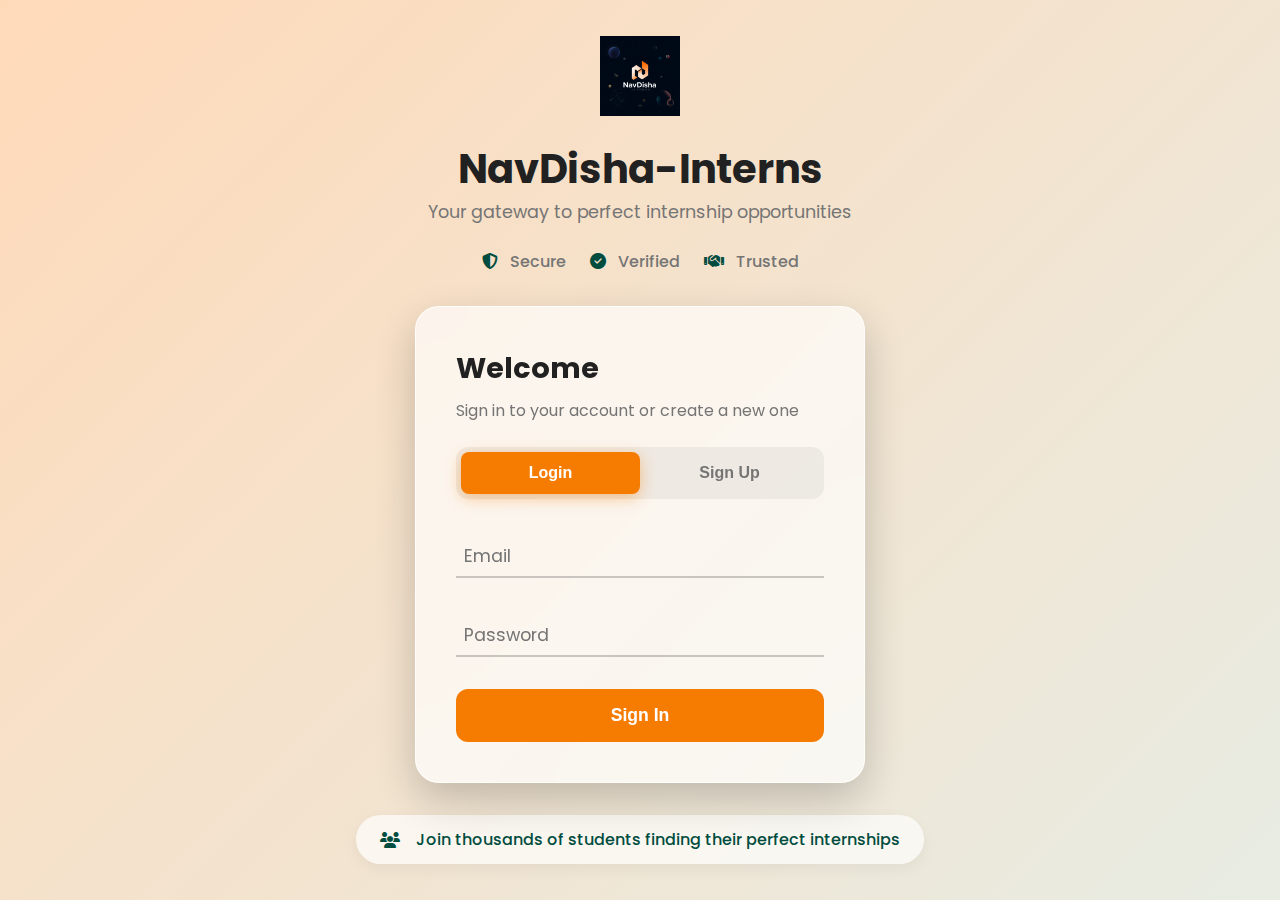
<file: templates/index.html>
<!DOCTYPE html>
<html lang="en">
<head>
    <meta charset="UTF-8">
    <meta name="viewport" content="width=device-width, initial-scale=1.0">
    <title>Navdisha Interns - Welcome</title>

    <link rel="preconnect" href="https://fonts.googleapis.com">
    <link rel="preconnect" href="https://fonts.gstatic.com" crossorigin>
    <link href="https://fonts.googleapis.com/css2?family=Poppins:wght@400;500;600;700;800&display=swap" rel="stylesheet">

    <link rel="stylesheet" href="https://cdnjs.cloudflare.com/ajax/libs/font-awesome/6.5.2/css/all.min.css">

    <link rel="stylesheet" href="/static/css/home.css">
</head>
<body>

    <div class="container">
        <main class="content">
            <div class="branding">
                <img src="/static/img/logo.png" alt="Navdisha Interns Logo" class="logo">
                <h1>NavDisha-Interns</h1>
                <p class="tagline">Your gateway to perfect internship opportunities</p>

                <div class="trust-badges">
                    <span><i class="fas fa-shield-halved"></i> Secure</span>
                    <span><i class="fas fa-check-circle"></i> Verified</span>
                    <span><i class="fas fa-handshake"></i> Trusted</span>
                </div>
            </div>

            <div class="login-card">
                <h2>Welcome</h2>
                <p class="card-subtitle">Sign in to your account or create a new one</p>

                <div class="auth-toggle">
                    <button class="toggle-btn active">Login</button>
                    <button class="toggle-btn">Sign Up</button>
                </div>

                <form class="login-form">
                    <div class="input-group">
                        <input type="email" id="email" name="email" placeholder=" " required>
                        <label for="email">Email</label>
                    </div>
                    <div class="input-group">
                        <input type="password" id="password" name="password" placeholder=" " required>
                        <label for="password">Password</label>
                    </div>
                    <button type="submit" class="signin-btn">Sign In</button>
                </form>
            </div>

            <div class="info-section">
                <i class="fas fa-users"></i>
                <p>Join thousands of students finding their perfect internships</p>
            </div>
        </main>
    </div>

    <!-- Include authentication JavaScript -->
    <script src="/static/js/auth.js"></script>
</body>
</html>
</file>
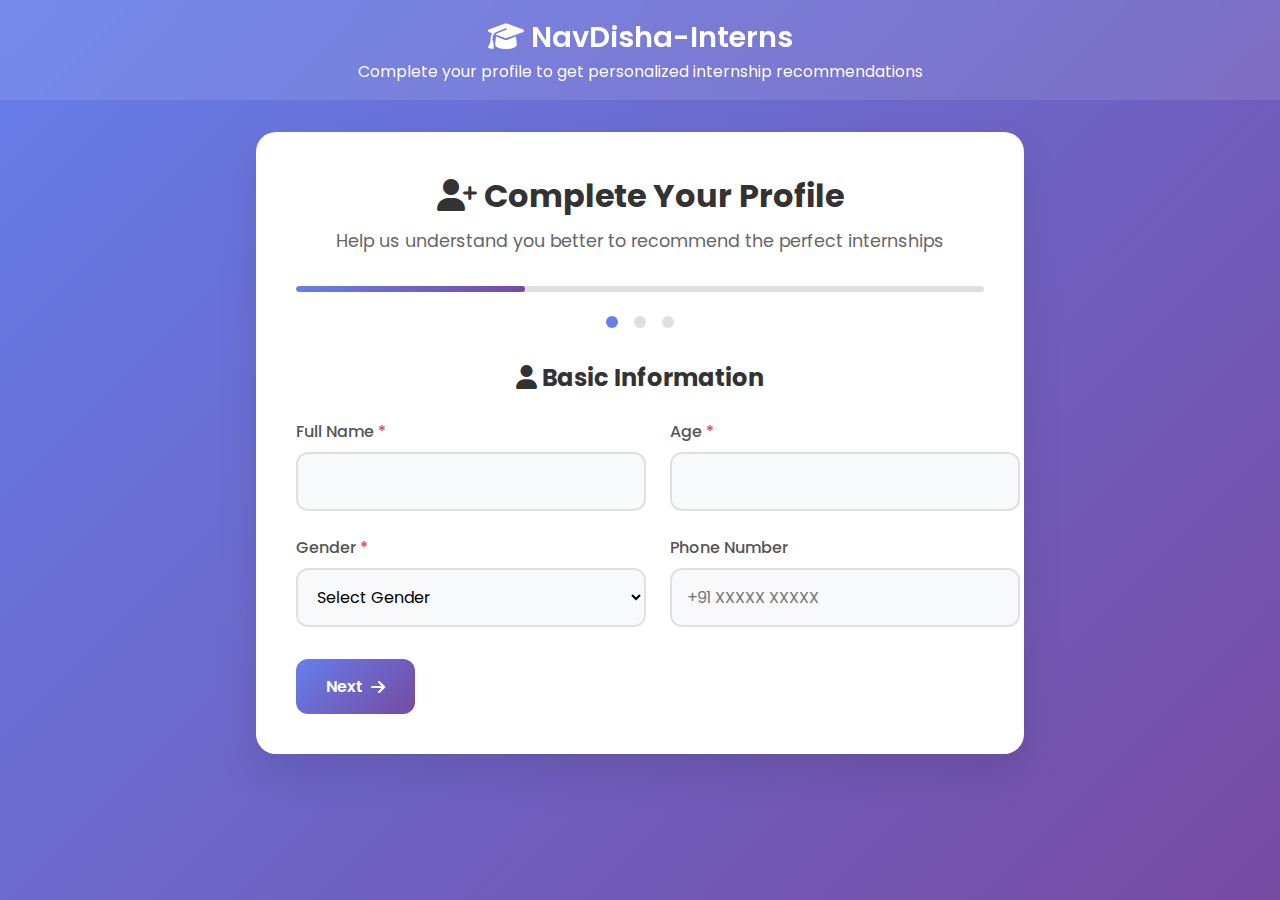
<file: templates/complete_profile.html>
<!DOCTYPE html>
<html lang="en">
<head>
    <meta charset="UTF-8">
    <meta name="viewport" content="width=device-width, initial-scale=1.0">
    <title>Complete Your Profile - NavDisha Interns</title>
    <link rel="preconnect" href="https://fonts.googleapis.com">
    <link rel="preconnect" href="https://fonts.gstatic.com" crossorigin>
    <link href="https://fonts.googleapis.com/css2?family=Poppins:wght@300;400;500;600;700&display=swap" rel="stylesheet">
    <link rel="stylesheet" href="https://cdnjs.cloudflare.com/ajax/libs/font-awesome/6.5.2/css/all.min.css">
    <style>
        * {
            margin: 0;
            padding: 0;
            box-sizing: border-box;
        }

        body {
            font-family: 'Poppins', sans-serif;
            background: linear-gradient(135deg, #667eea 0%, #764ba2 100%);
            min-height: 100vh;
            color: #333;
        }

        .header {
            background: rgba(255, 255, 255, 0.1);
            backdrop-filter: blur(10px);
            padding: 1rem 2rem;
            color: white;
            text-align: center;
        }

        .header h1 {
            font-size: 1.8rem;
            font-weight: 600;
        }

        .container {
            max-width: 800px;
            margin: 2rem auto;
            padding: 0 1rem;
        }

        .form-card {
            background: white;
            border-radius: 20px;
            padding: 2.5rem;
            box-shadow: 0 20px 40px rgba(0, 0, 0, 0.1);
            margin-bottom: 2rem;
        }

        .form-header {
            text-align: center;
            margin-bottom: 2rem;
        }

        .form-header h2 {
            color: #333;
            margin-bottom: 0.5rem;
            font-size: 2rem;
        }

        .form-header p {
            color: #666;
            font-size: 1.1rem;
        }

        .progress-bar {
            width: 100%;
            height: 6px;
            background: #e0e0e0;
            border-radius: 10px;
            margin: 1.5rem 0;
            overflow: hidden;
        }

        .progress-fill {
            height: 100%;
            background: linear-gradient(90deg, #667eea, #764ba2);
            border-radius: 10px;
            transition: width 0.3s ease;
            width: 0%;
        }

        .form-step {
            display: none;
        }

        .form-step.active {
            display: block;
        }

        .step-title {
            font-size: 1.5rem;
            color: #333;
            margin-bottom: 1.5rem;
            text-align: center;
        }

        .form-grid {
            display: grid;
            grid-template-columns: 1fr 1fr;
            gap: 1.5rem;
            margin-bottom: 2rem;
        }

        .form-group {
            display: flex;
            flex-direction: column;
        }

        .form-group.full-width {
            grid-column: 1 / -1;
        }

        .form-group label {
            font-weight: 500;
            margin-bottom: 0.5rem;
            color: #555;
            font-size: 1rem;
        }

        .required {
            color: #e74c3c;
        }

        .form-group input,
        .form-group select,
        .form-group textarea {
            padding: 15px;
            border: 2px solid #e0e0e0;
            border-radius: 12px;
            font-size: 1rem;
            font-family: inherit;
            transition: all 0.3s ease;
            background: #f8f9fa;
        }

        .form-group input:focus,
        .form-group select:focus,
        .form-group textarea:focus {
            outline: none;
            border-color: #667eea;
            background: white;
            box-shadow: 0 0 0 3px rgba(102, 126, 234, 0.1);
        }

        .checkbox-group {
            display: grid;
            grid-template-columns: repeat(auto-fit, minmax(200px, 1fr));
            gap: 1rem;
            margin-top: 1rem;
        }

        .checkbox-item {
            display: flex;
            align-items: center;
            padding: 0.75rem;
            border: 2px solid #e0e0e0;
            border-radius: 10px;
            cursor: pointer;
            transition: all 0.3s ease;
            background: #f8f9fa;
        }

        .checkbox-item:hover {
            border-color: #667eea;
            background: white;
        }

        .checkbox-item.selected {
            border-color: #667eea;
            background: linear-gradient(135deg, #667eea 0%, #764ba2 100%);
            color: white;
        }

        .checkbox-item input {
            display: none;
        }

        .checkbox-item i {
            margin-right: 0.5rem;
            font-size: 1.2rem;
        }

        .button-group {
            display: flex;
            justify-content: space-between;
            gap: 1rem;
            margin-top: 2rem;
        }

        .btn {
            padding: 15px 30px;
            border: none;
            border-radius: 12px;
            font-size: 1rem;
            font-weight: 600;
            cursor: pointer;
            transition: all 0.3s ease;
            text-decoration: none;
            display: inline-flex;
            align-items: center;
            gap: 0.5rem;
            font-family: inherit;
        }

        .btn-primary {
            background: linear-gradient(135deg, #667eea 0%, #764ba2 100%);
            color: white;
        }

        .btn-primary:hover {
            transform: translateY(-2px);
            box-shadow: 0 8px 20px rgba(102, 126, 234, 0.3);
        }

        .btn-secondary {
            background: #f8f9fa;
            color: #666;
            border: 2px solid #e0e0e0;
        }

        .btn-secondary:hover {
            background: #e9ecef;
            border-color: #dee2e6;
        }

        .btn:disabled {
            opacity: 0.6;
            cursor: not-allowed;
            transform: none !important;
        }

        .message {
            padding: 1rem;
            border-radius: 10px;
            margin-bottom: 1rem;
            text-align: center;
            font-weight: 500;
        }

        .message.success {
            background: #d4edda;
            color: #155724;
            border: 1px solid #c3e6cb;
        }

        .message.error {
            background: #f8d7da;
            color: #721c24;
            border: 1px solid #f5c6cb;
        }

        @media (max-width: 768px) {
            .form-grid {
                grid-template-columns: 1fr;
            }

            .checkbox-group {
                grid-template-columns: 1fr;
            }

            .button-group {
                flex-direction: column;
            }

            .container {
                margin: 1rem auto;
                padding: 0 0.5rem;
            }

            .form-card {
                padding: 1.5rem;
            }
        }

        .step-indicator {
            display: flex;
            justify-content: center;
            margin-bottom: 2rem;
        }

        .step-dot {
            width: 12px;
            height: 12px;
            border-radius: 50%;
            background: #e0e0e0;
            margin: 0 0.5rem;
            transition: all 0.3s ease;
        }

        .step-dot.active {
            background: #667eea;
        }

        .step-dot.completed {
            background: #28a745;
        }
    </style>
</head>
<body>
    <header class="header">
        <h1><i class="fas fa-graduation-cap"></i> NavDisha-Interns</h1>
        <p>Complete your profile to get personalized internship recommendations</p>
    </header>

    <div class="container">
        <div class="form-card">
            <div class="form-header">
                <h2><i class="fas fa-user-plus"></i> Complete Your Profile</h2>
                <p>Help us understand you better to recommend the perfect internships</p>
            </div>

            <div class="progress-bar">
                <div class="progress-fill" id="progressFill"></div>
            </div>

            <div class="step-indicator">
                <div class="step-dot active" data-step="0"></div>
                <div class="step-dot" data-step="1"></div>
                <div class="step-dot" data-step="2"></div>
            </div>

            <div id="messageContainer"></div>

            <form id="profileForm">
                <!-- Step 1: Basic Information -->
                <div class="form-step active" data-step="0">
                    <h3 class="step-title"><i class="fas fa-user"></i> Basic Information</h3>
                    <div class="form-grid">
                        <div class="form-group">
                            <label for="name">Full Name <span class="required">*</span></label>
                            <input type="text" id="name" name="name" required>
                        </div>
                        <div class="form-group">
                            <label for="age">Age <span class="required">*</span></label>
                            <input type="number" id="age" name="age" min="16" max="30" required>
                        </div>
                        <div class="form-group">
                            <label for="gender">Gender <span class="required">*</span></label>
                            <select id="gender" name="gender" required>
                                <option value="">Select Gender</option>
                                <option value="Male">Male</option>
                                <option value="Female">Female</option>
                                <option value="Other">Other</option>
                            </select>
                        </div>
                        <div class="form-group">
                            <label for="phone">Phone Number</label>
                            <input type="tel" id="phone" name="phone" placeholder="+91 XXXXX XXXXX">
                        </div>
                    </div>
                </div>

                <!-- Step 2: Location & Education -->
                <div class="form-step" data-step="1">
                    <h3 class="step-title"><i class="fas fa-map-marker-alt"></i> Location & Education</h3>
                    <div class="form-grid">
                        <div class="form-group">
                            <label for="city">City <span class="required">*</span></label>
                            <input type="text" id="city" name="city" required>
                        </div>
                        <div class="form-group">
                            <label for="state">State <span class="required">*</span></label>
                            <select id="state" name="state" required>
                                <option value="">Select State</option>
                                <option value="Andhra Pradesh">Andhra Pradesh</option>
                                <option value="Arunachal Pradesh">Arunachal Pradesh</option>
                                <option value="Assam">Assam</option>
                                <option value="Bihar">Bihar</option>
                                <option value="Chhattisgarh">Chhattisgarh</option>
                                <option value="Goa">Goa</option>
                                <option value="Gujarat">Gujarat</option>
                                <option value="Haryana">Haryana</option>
                                <option value="Himachal Pradesh">Himachal Pradesh</option>
                                <option value="Jharkhand">Jharkhand</option>
                                <option value="Karnataka">Karnataka</option>
                                <option value="Kerala">Kerala</option>
                                <option value="Madhya Pradesh">Madhya Pradesh</option>
                                <option value="Maharashtra">Maharashtra</option>
                                <option value="Manipur">Manipur</option>
                                <option value="Meghalaya">Meghalaya</option>
                                <option value="Mizoram">Mizoram</option>
                                <option value="Nagaland">Nagaland</option>
                                <option value="Odisha">Odisha</option>
                                <option value="Punjab">Punjab</option>
                                <option value="Rajasthan">Rajasthan</option>
                                <option value="Sikkim">Sikkim</option>
                                <option value="Tamil Nadu">Tamil Nadu</option>
                                <option value="Telangana">Telangana</option>
                                <option value="Tripura">Tripura</option>
                                <option value="Uttar Pradesh">Uttar Pradesh</option>
                                <option value="Uttarakhand">Uttarakhand</option>
                                <option value="West Bengal">West Bengal</option>
                                <option value="Delhi">Delhi</option>
                            </select>
                        </div>
                        <div class="form-group">
                            <label for="education">Education Level <span class="required">*</span></label>
                            <select id="education" name="education" required>
                                <option value="">Select Education Level</option>
                                <option value="10th">10th Grade</option>
                                <option value="12th">12th Grade</option>
                                <option value="Diploma">Diploma</option>
                                <option value="Bachelor's">Bachelor's Degree</option>
                                <option value="Master's">Master's Degree</option>
                            </select>
                        </div>
                        <div class="form-group">
                            <label for="college">College/Institution</label>
                            <input type="text" id="college" name="college">
                        </div>
                    </div>
                </div>

                <!-- Step 3: Skills & Interests -->
                <div class="form-step" data-step="2">
                    <h3 class="step-title"><i class="fas fa-star"></i> Skills & Interests</h3>
                    <div class="form-group full-width">
                        <label for="skills">Skills (comma-separated)</label>
                        <textarea id="skills" name="skills" rows="3" placeholder="e.g., Python, Data Analysis, Communication, Leadership, Digital Marketing"></textarea>
                    </div>

                    <div class="form-group full-width">
                        <label>Preferred Internship Sectors <span class="required">*</span></label>
                        <div class="checkbox-group" id="sectorsGroup">
                            <div class="checkbox-item" data-value="Technology">
                                <input type="checkbox" name="interests" value="Technology">
                                <i class="fas fa-laptop-code"></i>
                                Technology
                            </div>
                            <div class="checkbox-item" data-value="Finance">
                                <input type="checkbox" name="interests" value="Finance">
                                <i class="fas fa-chart-line"></i>
                                Finance
                            </div>
                            <div class="checkbox-item" data-value="Marketing">
                                <input type="checkbox" name="interests" value="Marketing">
                                <i class="fas fa-bullhorn"></i>
                                Marketing
                            </div>
                            <div class="checkbox-item" data-value="Healthcare">
                                <input type="checkbox" name="interests" value="Healthcare">
                                <i class="fas fa-heartbeat"></i>
                                Healthcare
                            </div>
                            <div class="checkbox-item" data-value="Education">
                                <input type="checkbox" name="interests" value="Education">
                                <i class="fas fa-graduation-cap"></i>
                                Education
                            </div>
                            <div class="checkbox-item" data-value="Design">
                                <input type="checkbox" name="interests" value="Design">
                                <i class="fas fa-paint-brush"></i>
                                Design
                            </div>
                            <div class="checkbox-item" data-value="Sales">
                                <input type="checkbox" name="interests" value="Sales">
                                <i class="fas fa-handshake"></i>
                                Sales
                            </div>
                            <div class="checkbox-item" data-value="Content Writing">
                                <input type="checkbox" name="interests" value="Content Writing">
                                <i class="fas fa-pen"></i>
                                Content Writing
                            </div>
                        </div>
                    </div>

                    <div class="form-group">
                        <label for="experience">Previous Experience (Optional)</label>
                        <textarea id="experience" name="experience" rows="3" placeholder="Brief description of any work experience, projects, or achievements"></textarea>
                    </div>
                </div>

                <div class="button-group">
                    <button type="button" class="btn btn-secondary" id="prevBtn" onclick="changeStep(-1)" style="display: none;">
                        <i class="fas fa-arrow-left"></i> Previous
                    </button>
                    <button type="button" class="btn btn-primary" id="nextBtn" onclick="changeStep(1)">
                        Next <i class="fas fa-arrow-right"></i>
                    </button>
                    <button type="submit" class="btn btn-primary" id="submitBtn" style="display: none;">
                        <i class="fas fa-check"></i> Complete Profile
                    </button>
                </div>
            </form>
        </div>
    </div>

    <script>
        let currentStep = 0;
        const totalSteps = 3;

        // Initialize form
        document.addEventListener('DOMContentLoaded', function() {
            updateStepDisplay();
            setupCheckboxes();
        });

        function setupCheckboxes() {
            const checkboxItems = document.querySelectorAll('.checkbox-item');
            checkboxItems.forEach(item => {
                item.addEventListener('click', function() {
                    const checkbox = this.querySelector('input[type="checkbox"]');
                    checkbox.checked = !checkbox.checked;
                    
                    if (checkbox.checked) {
                        this.classList.add('selected');
                    } else {
                        this.classList.remove('selected');
                    }
                });
            });
        }

        function changeStep(direction) {
            if (direction === 1 && !validateCurrentStep()) {
                return;
            }

            currentStep += direction;
            if (currentStep < 0) currentStep = 0;
            if (currentStep >= totalSteps) currentStep = totalSteps - 1;

            updateStepDisplay();
        }

        function updateStepDisplay() {
            // Update progress bar
            const progress = ((currentStep + 1) / totalSteps) * 100;
            document.getElementById('progressFill').style.width = progress + '%';

            // Update step indicators
            const stepDots = document.querySelectorAll('.step-dot');
            stepDots.forEach((dot, index) => {
                dot.classList.remove('active', 'completed');
                if (index < currentStep) {
                    dot.classList.add('completed');
                } else if (index === currentStep) {
                    dot.classList.add('active');
                }
            });

            // Show/hide form steps
            const formSteps = document.querySelectorAll('.form-step');
            formSteps.forEach((step, index) => {
                step.classList.remove('active');
                if (index === currentStep) {
                    step.classList.add('active');
                }
            });

            // Update buttons
            const prevBtn = document.getElementById('prevBtn');
            const nextBtn = document.getElementById('nextBtn');
            const submitBtn = document.getElementById('submitBtn');

            prevBtn.style.display = currentStep > 0 ? 'inline-flex' : 'none';
            
            if (currentStep === totalSteps - 1) {
                nextBtn.style.display = 'none';
                submitBtn.style.display = 'inline-flex';
            } else {
                nextBtn.style.display = 'inline-flex';
                submitBtn.style.display = 'none';
            }
        }

        function validateCurrentStep() {
            const currentStepElement = document.querySelector(`.form-step[data-step="${currentStep}"]`);
            const requiredFields = currentStepElement.querySelectorAll('[required]');
            
            for (let field of requiredFields) {
                if (!field.value.trim()) {
                    field.focus();
                    showMessage('Please fill in all required fields', 'error');
                    return false;
                }
            }

            // Special validation for interests in step 2
            if (currentStep === 2) {
                const selectedInterests = document.querySelectorAll('input[name="interests"]:checked');
                if (selectedInterests.length === 0) {
                    showMessage('Please select at least one sector of interest', 'error');
                    return false;
                }
            }

            return true;
        }

        function showMessage(message, type) {
            const messageContainer = document.getElementById('messageContainer');
            messageContainer.innerHTML = `<div class="message ${type}">${message}</div>`;
            
            setTimeout(() => {
                messageContainer.innerHTML = '';
            }, 5000);
        }

        // Form submission
        document.getElementById('profileForm').addEventListener('submit', async function(e) {
            e.preventDefault();
            
            if (!validateCurrentStep()) {
                return;
            }

            const submitBtn = document.getElementById('submitBtn');
            const originalText = submitBtn.innerHTML;
            
            try {
                submitBtn.disabled = true;
                submitBtn.innerHTML = '<i class="fas fa-spinner fa-spin"></i> Completing Profile...';
                
                const formData = new FormData(e.target);
                const data = Object.fromEntries(formData);
                
                // Collect selected interests
                const selectedInterests = Array.from(document.querySelectorAll('input[name="interests"]:checked'))
                    .map(cb => cb.value);
                data.interests = selectedInterests.join(', ');
                
                const response = await fetch('/submit-profile', {
                    method: 'POST',
                    headers: {
                        'Content-Type': 'application/json',
                    },
                    body: JSON.stringify(data)
                });
                
                const result = await response.json();
                
                if (result.success) {
                    showMessage(result.message, 'success');
                    setTimeout(() => {
                        window.location.href = result.redirect;
                    }, 1500);
                } else {
                    showMessage(result.message, 'error');
                }
            } catch (error) {
                showMessage('Failed to complete profile. Please try again.', 'error');
            } finally {
                submitBtn.disabled = false;
                submitBtn.innerHTML = originalText;
            }
        });
    </script>
</body>
</html>
</file>
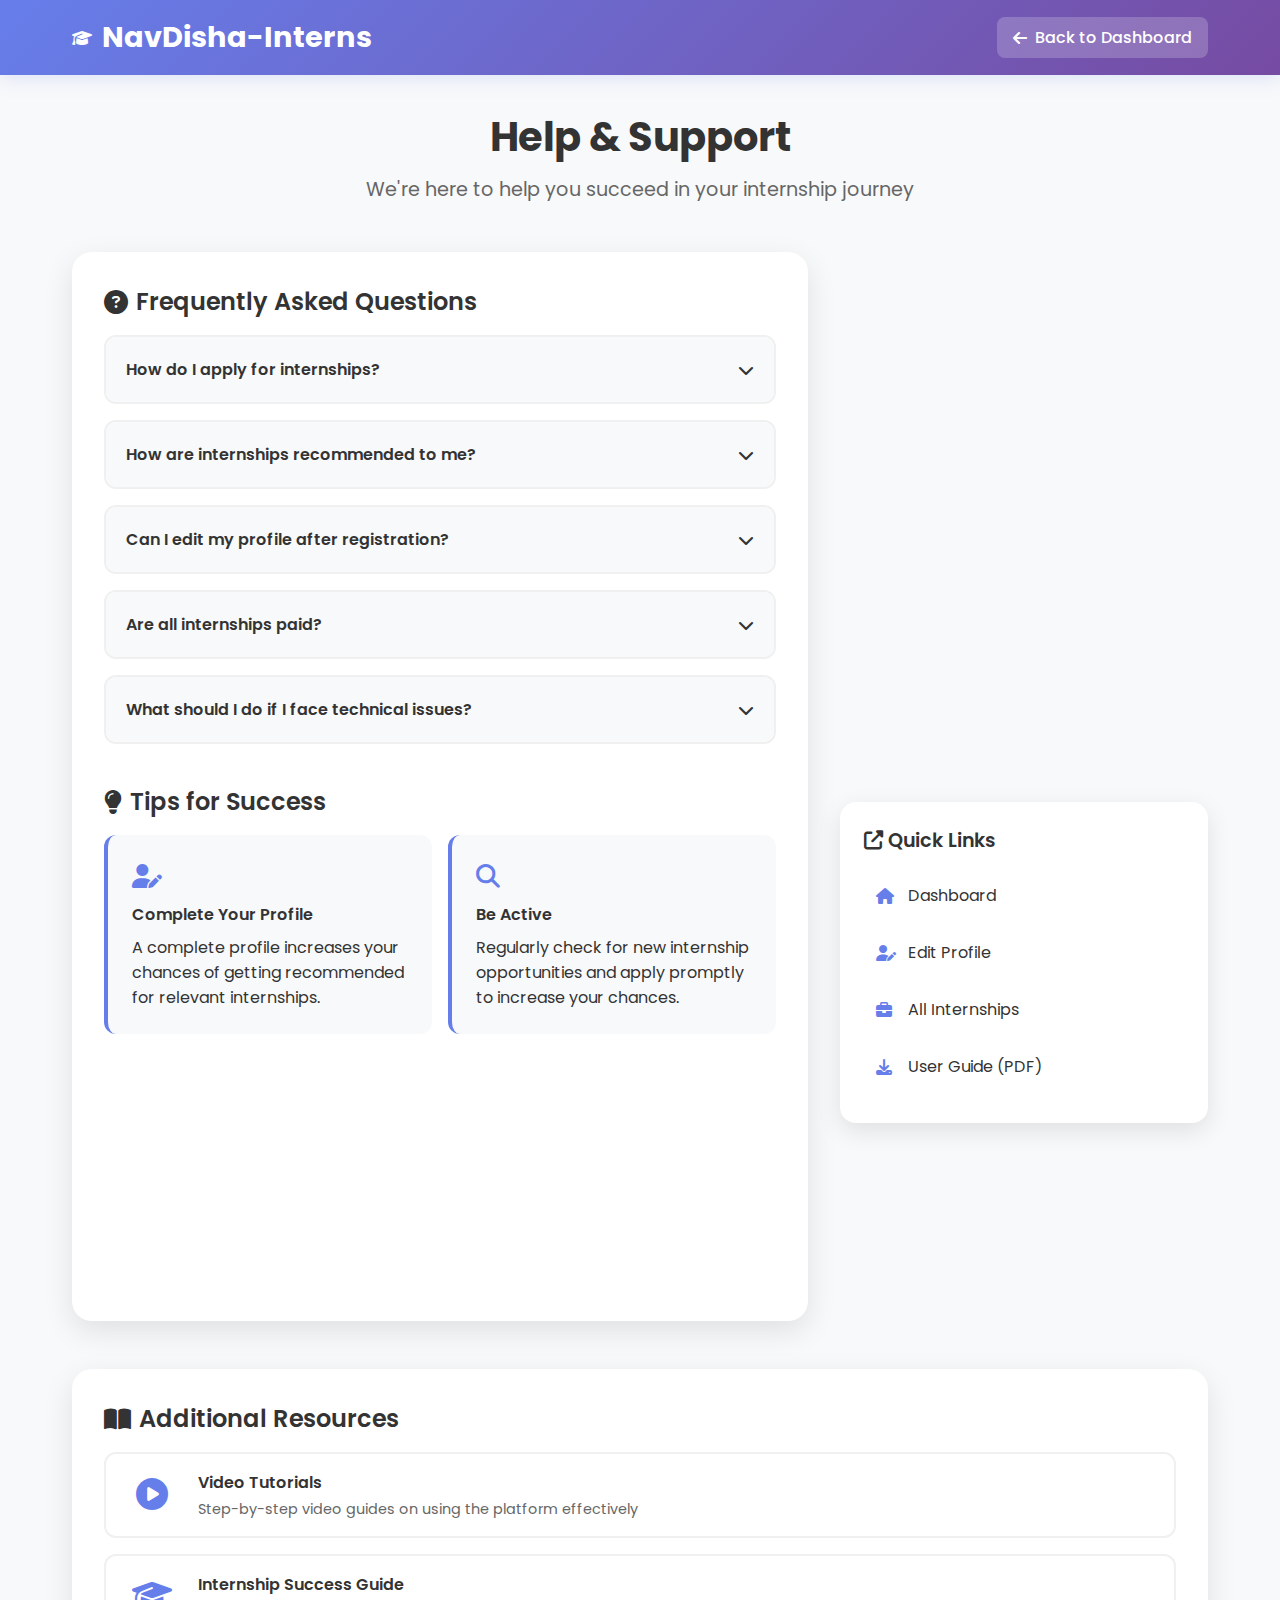
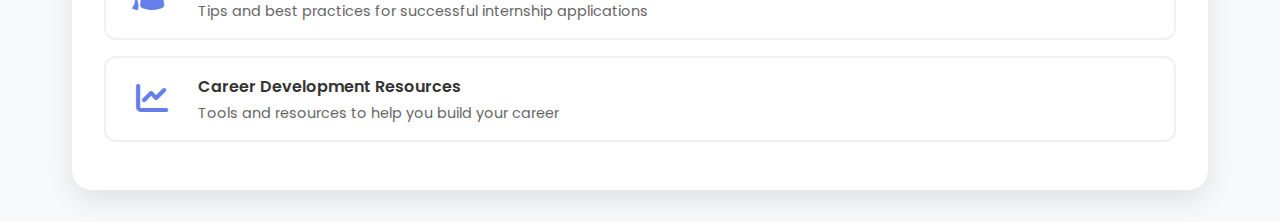
<file: templates/help_support.html>
<!DOCTYPE html>
<html lang="en">
<head>
    <meta charset="UTF-8">
    <meta name="viewport" content="width=device-width, initial-scale=1.0">
    <title>Help & Support - NavDisha Interns</title>
    <link rel="preconnect" href="https://fonts.googleapis.com">
    <link rel="preconnect" href="https://fonts.gstatic.com" crossorigin>
    <link href="https://fonts.googleapis.com/css2?family=Poppins:wght@300;400;500;600;700;800&display=swap" rel="stylesheet">
    <link rel="stylesheet" href="https://cdnjs.cloudflare.com/ajax/libs/font-awesome/6.5.2/css/all.min.css">
    <style>
        * {
            margin: 0;
            padding: 0;
            box-sizing: border-box;
        }

        body {
            font-family: 'Poppins', sans-serif;
            background: #f8f9fa;
            color: #333;
            min-height: 100vh;
        }

        .header {
            background: linear-gradient(135deg, #667eea 0%, #764ba2 100%);
            color: white;
            padding: 1rem 0;
            box-shadow: 0 2px 20px rgba(102, 126, 234, 0.2);
        }

        .header-content {
            max-width: 1200px;
            margin: 0 auto;
            padding: 0 2rem;
            display: flex;
            justify-content: space-between;
            align-items: center;
        }

        .logo-section {
            display: flex;
            align-items: center;
            gap: 10px;
        }

        .logo-section h1 {
            font-size: 1.8rem;
            font-weight: 700;
        }

        .back-btn {
            color: white;
            text-decoration: none;
            display: flex;
            align-items: center;
            gap: 0.5rem;
            padding: 0.5rem 1rem;
            border-radius: 8px;
            background: rgba(255, 255, 255, 0.2);
            transition: all 0.3s ease;
            font-weight: 500;
        }

        .back-btn:hover {
            background: rgba(255, 255, 255, 0.3);
        }

        .container {
            max-width: 1200px;
            margin: 0 auto;
            padding: 2rem;
        }

        .page-header {
            text-align: center;
            margin-bottom: 3rem;
        }

        .page-title {
            font-size: 2.5rem;
            font-weight: 700;
            color: #333;
            margin-bottom: 0.5rem;
        }

        .page-subtitle {
            font-size: 1.2rem;
            color: #666;
        }

        .help-grid {
            display: grid;
            grid-template-columns: 2fr 1fr;
            gap: 2rem;
            margin-bottom: 3rem;
        }

        .main-content {
            background: white;
            border-radius: 20px;
            padding: 2rem;
            box-shadow: 0 10px 30px rgba(0, 0, 0, 0.1);
        }

        .sidebar {
            display: flex;
            flex-direction: column;
            gap: 1.5rem;
        }

        .help-section {
            margin-bottom: 2.5rem;
        }

        .section-title {
            font-size: 1.5rem;
            font-weight: 600;
            color: #333;
            margin-bottom: 1rem;
            display: flex;
            align-items: center;
            gap: 0.5rem;
        }

        .faq-item {
            border: 2px solid #f0f0f0;
            border-radius: 12px;
            margin-bottom: 1rem;
            overflow: hidden;
            transition: all 0.3s ease;
        }

        .faq-item:hover {
            border-color: #667eea;
        }

        .faq-question {
            padding: 1.25rem;
            cursor: pointer;
            display: flex;
            justify-content: space-between;
            align-items: center;
            font-weight: 600;
            background: #f8f9fa;
            transition: all 0.3s ease;
        }

        .faq-question:hover {
            background: #e9ecef;
        }

        .faq-question.active {
            background: #667eea;
            color: white;
        }

        .faq-answer {
            padding: 0 1.25rem;
            max-height: 0;
            overflow: hidden;
            transition: all 0.3s ease;
            background: white;
        }

        .faq-answer.active {
            padding: 1.25rem;
            max-height: 500px;
        }

        .contact-card {
            background: white;
            border-radius: 16px;
            padding: 1.5rem;
            box-shadow: 0 8px 25px rgba(0, 0, 0, 0.1);
            text-align: center;
        }

        .contact-icon {
            font-size: 2.5rem;
            margin-bottom: 1rem;
            color: #667eea;
        }

        .contact-title {
            font-size: 1.2rem;
            font-weight: 600;
            margin-bottom: 0.5rem;
        }

        .contact-info {
            color: #666;
            margin-bottom: 1rem;
        }

        .contact-btn {
            background: linear-gradient(135deg, #667eea 0%, #764ba2 100%);
            color: white;
            border: none;
            padding: 0.75rem 1.5rem;
            border-radius: 8px;
            text-decoration: none;
            display: inline-flex;
            align-items: center;
            gap: 0.5rem;
            font-weight: 500;
            transition: all 0.3s ease;
        }

        .contact-btn:hover {
            transform: translateY(-2px);
            box-shadow: 0 8px 20px rgba(102, 126, 234, 0.3);
        }

        .quick-links {
            background: white;
            border-radius: 16px;
            padding: 1.5rem;
            box-shadow: 0 8px 25px rgba(0, 0, 0, 0.1);
        }

        .quick-links h3 {
            font-size: 1.2rem;
            font-weight: 600;
            margin-bottom: 1rem;
            color: #333;
        }

        .link-item {
            display: flex;
            align-items: center;
            gap: 0.75rem;
            padding: 0.75rem;
            margin-bottom: 0.5rem;
            border-radius: 8px;
            transition: all 0.3s ease;
            text-decoration: none;
            color: #333;
        }

        .link-item:hover {
            background: #f8f9fa;
            transform: translateX(5px);
        }

        .link-item i {
            color: #667eea;
            width: 20px;
        }

        .steps-list {
            list-style: none;
            counter-reset: step-counter;
        }

        .steps-list li {
            counter-increment: step-counter;
            position: relative;
            padding: 1rem 0 1rem 3rem;
            border-left: 2px solid #e9ecef;
            margin-bottom: 1rem;
        }

        .steps-list li::before {
            content: counter(step-counter);
            position: absolute;
            left: -12px;
            top: 1rem;
            background: #667eea;
            color: white;
            width: 24px;
            height: 24px;
            border-radius: 50%;
            display: flex;
            align-items: center;
            justify-content: center;
            font-size: 0.8rem;
            font-weight: 600;
        }

        .steps-list li:last-child {
            border-left: none;
        }

        .tips-grid {
            display: grid;
            grid-template-columns: repeat(auto-fit, minmax(250px, 1fr));
            gap: 1rem;
            margin-top: 1rem;
        }

        .tip-card {
            background: #f8f9fa;
            padding: 1.5rem;
            border-radius: 12px;
            border-left: 4px solid #667eea;
        }

        .tip-icon {
            font-size: 1.5rem;
            color: #667eea;
            margin-bottom: 0.5rem;
        }

        .tip-title {
            font-weight: 600;
            margin-bottom: 0.5rem;
        }

        .resources-section {
            background: white;
            border-radius: 20px;
            padding: 2rem;
            box-shadow: 0 10px 30px rgba(0, 0, 0, 0.1);
        }

        .resource-item {
            display: flex;
            align-items: center;
            gap: 1rem;
            padding: 1rem;
            border: 2px solid #f0f0f0;
            border-radius: 12px;
            margin-bottom: 1rem;
            transition: all 0.3s ease;
            text-decoration: none;
            color: inherit;
        }

        .resource-item:hover {
            border-color: #667eea;
            background: #f8f9fa;
        }

        .resource-icon {
            font-size: 2rem;
            color: #667eea;
            min-width: 60px;
            text-align: center;
        }

        .resource-content h4 {
            font-weight: 600;
            margin-bottom: 0.25rem;
        }

        .resource-content p {
            color: #666;
            font-size: 0.9rem;
        }

        @media (max-width: 768px) {
            .header-content {
                flex-direction: column;
                gap: 1rem;
                text-align: center;
                padding: 0 1rem;
            }

            .help-grid {
                grid-template-columns: 1fr;
                gap: 1rem;
            }

            .container {
                padding: 1rem;
            }

            .page-title {
                font-size: 2rem;
            }

            .tips-grid {
                grid-template-columns: 1fr;
            }
        }
    </style>
</head>
<body>
    <header class="header">
        <div class="header-content">
            <div class="logo-section">
                <i class="fas fa-graduation-cap"></i>
                <h1>NavDisha-Interns</h1>
            </div>
            <a href="/dashboard" class="back-btn">
                <i class="fas fa-arrow-left"></i> Back to Dashboard
            </a>
        </div>
    </header>

    <div class="container">
        <div class="page-header">
            <h1 class="page-title">Help & Support</h1>
            <p class="page-subtitle">We're here to help you succeed in your internship journey</p>
        </div>

        <div class="help-grid">
            <div class="main-content">
                <div class="help-section">
                    <h2 class="section-title">
                        <i class="fas fa-question-circle"></i>
                        Frequently Asked Questions
                    </h2>
                    
                    <div class="faq-item">
                        <div class="faq-question" onclick="toggleFaq(this)">
                            <span>How do I apply for internships?</span>
                            <i class="fas fa-chevron-down"></i>
                        </div>
                        <div class="faq-answer">
                            <p>To apply for internships:</p>
                            <ol class="steps-list">
                                <li>Complete your profile with all required information</li>
                                <li>Browse through recommended internships on your dashboard</li>
                                <li>Click "Apply Now" on internships that match your interests</li>
                                <li>Your application will be submitted directly to the employer</li>
                                <li>Track your application status in your dashboard</li>
                            </ol>
                        </div>
                    </div>

                    <div class="faq-item">
                        <div class="faq-question" onclick="toggleFaq(this)">
                            <span>How are internships recommended to me?</span>
                            <i class="fas fa-chevron-down"></i>
                        </div>
                        <div class="faq-answer">
                            <p>Our AI-powered recommendation system considers:</p>
                            <ul style="margin-left: 1.5rem; margin-top: 0.5rem;">
                                <li>Your location preferences (state and city)</li>
                                <li>Your skills and interests</li>
                                <li>Your education level</li>
                                <li>Sector preferences you selected</li>
                                <li>Stipend and duration preferences</li>
                            </ul>
                        </div>
                    </div>

                    <div class="faq-item">
                        <div class="faq-question" onclick="toggleFaq(this)">
                            <span>Can I edit my profile after registration?</span>
                            <i class="fas fa-chevron-down"></i>
                        </div>
                        <div class="faq-answer">
                            <p>Yes! You can update your profile anytime by clicking "Edit Details" on your dashboard. Keeping your profile updated helps us provide better recommendations.</p>
                        </div>
                    </div>

                    <div class="faq-item">
                        <div class="faq-question" onclick="toggleFaq(this)">
                            <span>Are all internships paid?</span>
                            <i class="fas fa-chevron-down"></i>
                        </div>
                        <div class="faq-answer">
                            <p>No, internships vary in compensation. Some offer stipends while others are unpaid but provide valuable experience and learning opportunities. The stipend information is clearly displayed on each internship card.</p>
                        </div>
                    </div>

                    <div class="faq-item">
                        <div class="faq-question" onclick="toggleFaq(this)">
                            <span>What should I do if I face technical issues?</span>
                            <i class="fas fa-chevron-down"></i>
                        </div>
                        <div class="faq-answer">
                            <p>If you experience technical issues:</p>
                            <ul style="margin-left: 1.5rem; margin-top: 0.5rem;">
                                <li>Try refreshing your browser</li>
                                <li>Clear your browser cache and cookies</li>
                                <li>Try using a different browser</li>
                                <li>Contact our support team using the contact information below</li>
                            </ul>
                        </div>
                    </div>
                </div>

                <div class="help-section">
                    <h2 class="section-title">
                        <i class="fas fa-lightbulb"></i>
                        Tips for Success
                    </h2>
                    <div class="tips-grid">
                        <div class="tip-card">
                            <div class="tip-icon">
                                <i class="fas fa-user-edit"></i>
                            </div>
                            <div class="tip-title">Complete Your Profile</div>
                            <p>A complete profile increases your chances of getting recommended for relevant internships.</p>
                        </div>
                        <div class="tip-card">
                            <div class="tip-icon">
                                <i class="fas fa-search"></i>
                            </div>
                            <div class="tip-title">Be Active</div>
                            <p>Regularly check for new internship opportunities and apply promptly to increase your chances.</p>
                        </div>
                        <div class="tip-card">
                            <div class="tip-icon">
                                <i class="fas fa-star"></i>
                            </div>
                            <div class="tip-title">Highlight Skills</div>
                            <p>Keep your skills updated and relevant to the sectors you're interested in.</p>
                        </div>
                        <div class="tip-card">
                            <div class="tip-icon">
                                <i class="fas fa-network-wired"></i>
                            </div>
                            <div class="tip-title">Stay Connected</div>
                            <p>Enable notifications to stay updated on new opportunities and application status.</p>
                        </div>
                    </div>
                </div>
            </div>

            <div class="sidebar">
                <div class="contact-card">
                    <div class="contact-icon">
                        <i class="fas fa-headset"></i>
                    </div>
                    <h3 class="contact-title">24/7 Support</h3>
                    <p class="contact-info">Get instant help from our support team</p>
                    <a href="#" class="contact-btn" onclick="openChatSupport()">
                        <i class="fas fa-comment"></i> Live Chat
                    </a>
                </div>

                <div class="contact-card">
                    <div class="contact-icon">
                        <i class="fas fa-envelope"></i>
                    </div>
                    <h3 class="contact-title">Email Support</h3>
                    <p class="contact-info">support@navdisha-interns.gov.in</p>
                    <a href="mailto:support@navdisha-interns.gov.in" class="contact-btn">
                        <i class="fas fa-paper-plane"></i> Send Email
                    </a>
                </div>

                <div class="quick-links">
                    <h3><i class="fas fa-external-link-alt"></i> Quick Links</h3>
                    <a href="/dashboard" class="link-item">
                        <i class="fas fa-home"></i>
                        <span>Dashboard</span>
                    </a>
                    <a href="/edit-profile" class="link-item">
                        <i class="fas fa-user-edit"></i>
                        <span>Edit Profile</span>
                    </a>
                    <a href="/internships" class="link-item">
                        <i class="fas fa-briefcase"></i>
                        <span>All Internships</span>
                    </a>
                    <a href="#" class="link-item" onclick="downloadGuide()">
                        <i class="fas fa-download"></i>
                        <span>User Guide (PDF)</span>
                    </a>
                </div>
            </div>
        </div>

        <div class="resources-section">
            <h2 class="section-title">
                <i class="fas fa-book-open"></i>
                Additional Resources
            </h2>
            
            <a href="#" class="resource-item" onclick="showVideoTutorials()">
                <div class="resource-icon">
                    <i class="fas fa-play-circle"></i>
                </div>
                <div class="resource-content">
                    <h4>Video Tutorials</h4>
                    <p>Step-by-step video guides on using the platform effectively</p>
                </div>
            </a>

            <a href="#" class="resource-item" onclick="showInternshipTips()">
                <div class="resource-icon">
                    <i class="fas fa-graduation-cap"></i>
                </div>
                <div class="resource-content">
                    <h4>Internship Success Guide</h4>
                    <p>Tips and best practices for successful internship applications</p>
                </div>
            </a>

            <a href="#" class="resource-item" onclick="showCareerResources()">
                <div class="resource-icon">
                    <i class="fas fa-chart-line"></i>
                </div>
                <div class="resource-content">
                    <h4>Career Development Resources</h4>
                    <p>Tools and resources to help you build your career</p>
                </div>
            </a>
        </div>
    </div>

    <script>
        function toggleFaq(element) {
            const faqItem = element.parentNode;
            const answer = faqItem.querySelector('.faq-answer');
            const icon = element.querySelector('i');
            
            // Close all other FAQ items
            document.querySelectorAll('.faq-item').forEach(item => {
                if (item !== faqItem) {
                    item.querySelector('.faq-question').classList.remove('active');
                    item.querySelector('.faq-answer').classList.remove('active');
                    item.querySelector('.faq-question i').classList.replace('fa-chevron-up', 'fa-chevron-down');
                }
            });
            
            // Toggle current FAQ item
            element.classList.toggle('active');
            answer.classList.toggle('active');
            
            if (answer.classList.contains('active')) {
                icon.classList.replace('fa-chevron-down', 'fa-chevron-up');
            } else {
                icon.classList.replace('fa-chevron-up', 'fa-chevron-down');
            }
        }

        function openChatSupport() {
            alert('💬 Live chat support will be available soon! For now, please email us at support@navdisha-interns.gov.in');
        }

        function downloadGuide() {
            alert('📥 User guide download will be available soon! For now, use the FAQ section for guidance.');
        }

        function showVideoTutorials() {
            alert('🎥 Video tutorials are coming soon! Check back later for step-by-step guides.');
        }

        function showInternshipTips() {
            alert('📚 Comprehensive internship success guide will be available soon!');
        }

        function showCareerResources() {
            alert('🚀 Career development resources are being prepared for you!');
        }

        // Add loading animation for cards
        document.addEventListener('DOMContentLoaded', function() {
            const cards = document.querySelectorAll('.faq-item, .tip-card, .contact-card');
            cards.forEach((card, index) => {
                card.style.opacity = '0';
                card.style.transform = 'translateY(20px)';
                
                setTimeout(() => {
                    card.style.transition = 'all 0.6s ease';
                    card.style.opacity = '1';
                    card.style.transform = 'translateY(0)';
                }, index * 100);
            });
        });
    </script>
</body>
</html>
</file>
<file: static/css/home.css>
/* --- General Setup & A Refined Color Palette --- */
:root {
    --primary-orange: #F57C00; /* A richer, more professional orange */
    --primary-green: #004D40;  /* A deep, elegant teal-green */
    --text-primary: #212121;
    --text-secondary: #757575;
    --bg-light-transparent: rgba(255, 255, 255, 0.65);
    --border-light: rgba(255, 255, 255, 0.8);
    --shadow: 0 16px 40px rgba(0, 0, 0, 0.2);
}

* {
    margin: 0;
    padding: 0;
    box-sizing: border-box;
}

/* --- Dynamic Animated Gradient Background --- */
body {
    font-family: 'Poppins', sans-serif;
    color: var(--text-primary);
    background: linear-gradient(135deg, #FFDAB9, #E0F2F1, #B2DFDB, #FFCC80);
    background-size: 400% 400%;
    animation: gradientAnimation 15s ease infinite;
    display: flex;
    justify-content: center;
    align-items: center;
    min-height: 100vh;
    padding: 20px;
    /* UPDATED: Allows vertical scrolling while preventing horizontal scroll */
    overflow-x: hidden;
}

@keyframes gradientAnimation {
    0% { background-position: 0% 50%; }
    50% { background-position: 100% 50%; }
    100% { background-position: 0% 50%; }
}

/* --- Main Layout --- */
.container {
    width: 100%;
    max-width: 1200px;
    text-align: center;
}

.content {
    display: flex;
    flex-direction: column;
    align-items: center;
    gap: 2rem;
}

/* --- Branding Section --- */
.branding .logo {
    width: 80px;
    height: 80px;
    margin-bottom: 1rem;
}

.branding h1 {
    font-size: 2.5rem;
    font-weight: 700;
    color: var(--text-primary);
}

.branding .tagline {
    font-size: 1.1rem;
    color: var(--text-secondary);
    margin-bottom: 1.5rem;
}

.trust-badges {
    display: flex;
    gap: 1.5rem;
    justify-content: center;
    color: var(--text-secondary);
    font-weight: 500;
}

.trust-badges i {
    color: var(--primary-green);
    margin-right: 0.5rem;
}

/* --- Frosted Glass Login Card --- */
.login-card {
    background: var(--bg-light-transparent);
    backdrop-filter: blur(20px);
    -webkit-backdrop-filter: blur(20px); /* For Safari */
    border-radius: 24px;
    padding: 2.5rem;
    width: 100%;
    max-width: 450px;
    box-shadow: var(--shadow);
    border: 1.5px solid var(--border-light);
    text-align: left;
}

.login-card h2 {
    font-weight: 700;
    font-size: 1.8rem;
    margin-bottom: 0.5rem;
}

.card-subtitle {
    color: var(--text-secondary);
    margin-bottom: 1.5rem;
}

/* --- Auth Toggle --- */
.auth-toggle {
    display: flex;
    background-color: rgba(0, 0, 0, 0.05);
    border-radius: 12px;
    margin-bottom: 2rem;
    padding: 5px;
}

.toggle-btn {
    flex: 1;
    padding: 0.75rem;
    border: none;
    background-color: transparent;
    border-radius: 8px;
    font-size: 1rem;
    font-weight: 600;
    color: var(--text-secondary);
    cursor: pointer;
    transition: all 0.3s ease;
}

.toggle-btn.active {
    background-color: var(--primary-orange);
    color: white;
    box-shadow: 0 4px 15px rgba(245, 124, 0, 0.4);
}

/* --- Floating Label Form --- */
.input-group {
    position: relative;
    margin-bottom: 2rem;
}

.input-group input {
    width: 100%;
    padding: 1rem 0.5rem 0.5rem;
    border: none;
    border-bottom: 2px solid rgba(0, 0, 0, 0.2);
    background-color: transparent;
    font-size: 1.1rem;
    outline: none;
    color: var(--text-primary);
}

.input-group label {
    position: absolute;
    top: 0.75rem;
    left: 0.5rem;
    font-size: 1.1rem;
    color: var(--text-secondary);
    pointer-events: none;
    transition: all 0.3s ease;
}

.input-group input:focus + label,
.input-group input:not(:placeholder-shown) + label {
    top: -1rem;
    left: 0;
    font-size: 0.9rem;
    color: var(--primary-orange);
    font-weight: 600;
}

.input-group input:focus {
    border-bottom-color: var(--primary-orange);
}

/* --- Sign In Button --- */
.signin-btn {
    width: 100%;
    padding: 1rem;
    border: none;
    border-radius: 12px;
    background-color: var(--primary-orange);
    color: white;
    font-size: 1.1rem;
    font-weight: 600;
    cursor: pointer;
    transition: all 0.3s ease;
}

.signin-btn:hover {
    background-color: #FB8C00; /* Lighter orange on hover */
    box-shadow: 0 8px 25px rgba(245, 124, 0, 0.5);
    transform: translateY(-3px);
}

/* --- Bottom Info Section --- */
.info-section {
    display: inline-flex;
    align-items: center;
    gap: 1rem;
    background-color: var(--bg-light-transparent);
    padding: 0.75rem 1.5rem;
    border-radius: 50px;
    color: var(--primary-green);
    font-weight: 500;
    box-shadow: 0 5px 15px rgba(0, 0, 0, 0.05);
}

/* --- UPDATED: Responsive Design for Mobile --- */
@media (max-width: 768px) {
    /* Aligns content to the top on mobile for a natural feel */
    body {
        align-items: flex-start;
    }

    /* Adds some space from the top edge on mobile */
    .content {
        padding-top: 2rem;
    }

    .branding h1 {
        font-size: 2rem;
    }

    .login-card {
        padding: 1.5rem;
    }

    /* Stacks the trust badges vertically on small screens */
    .trust-badges {
        flex-direction: column;
        gap: 0.5rem;
    }
}
</file>
